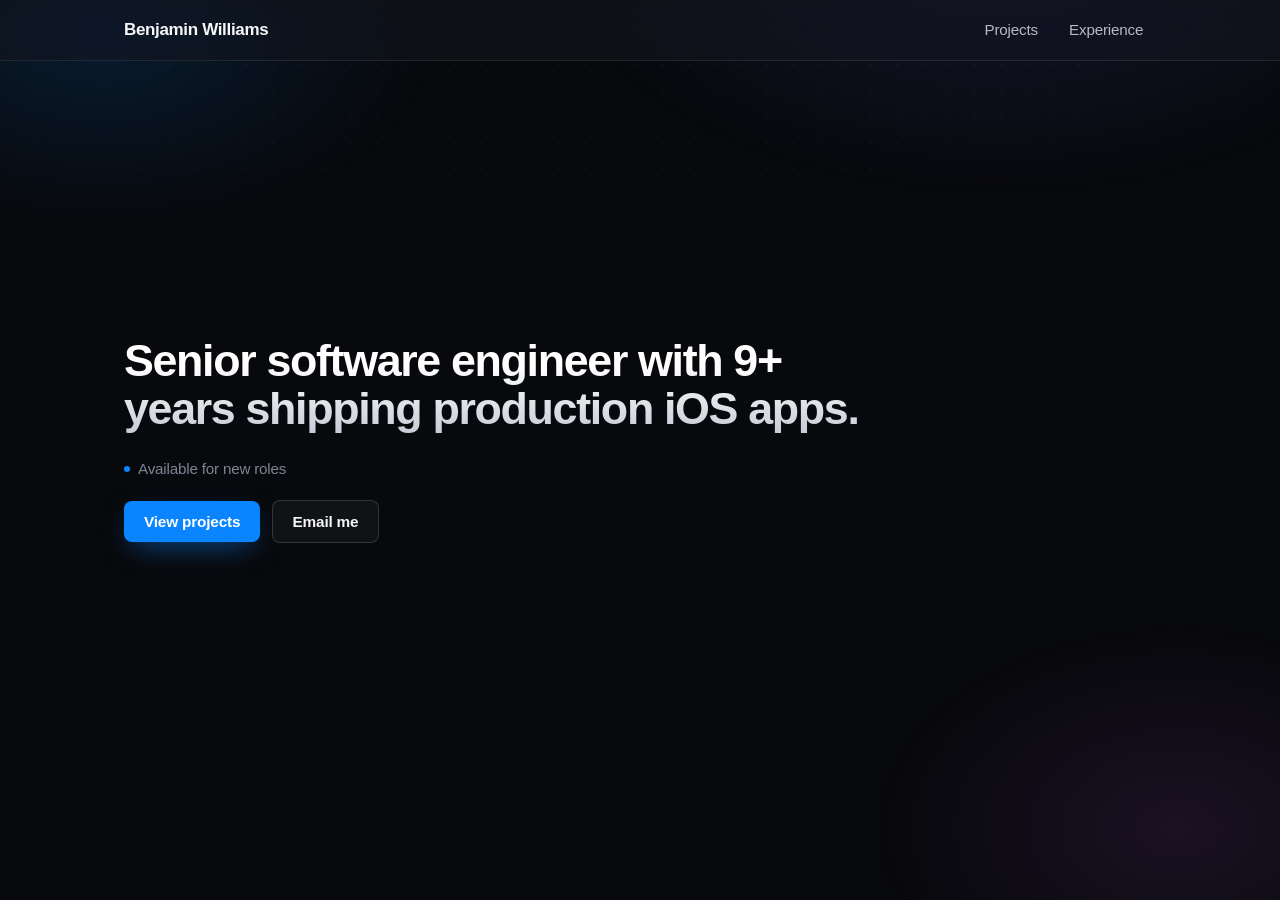
<file: index.html>
<!DOCTYPE html><html lang="en"><head><meta charset="utf-8"><meta name="viewport" content="width=device-width, initial-scale=1, viewport-fit=cover"><title>Benjamin Williams | Apps for iPhone, iPad, and Mac</title><meta name="description" content="Senior software engineer with 9+ years shipping production iOS apps. Now I'm building Splats, which turns photos into 3D scenes."><meta name="theme-color" content="#08090c"><meta property="og:title" content="Benjamin Williams | Apps for iPhone, iPad, and Mac"><meta property="og:description" content="Senior software engineer with 9+ years shipping production iOS apps. Now I'm building Splats, which turns photos into 3D scenes."><meta property="og:type" content="website"><meta property="og:image" content="https://benwilliams0540.github.io/images/splats/splats-hero-sr22.png"><meta name="twitter:card" content="summary_large_image"><link rel="stylesheet" href="/styles.css?v=20261105"><link rel="icon" href="/favicon.svg?v=20260710" type="image/svg+xml"></head><body class="landing-page"><header class="site-header"><div class="container nav"><a href="/" class="brand"><span class="nav-hide-sm">Benjamin Williams</span></a><nav class="nav-links" aria-label="Primary"><a href="/projects" class>Projects</a><a href="/about" class>Experience</a></nav></div></header><main><section class="section hero hero--landing"><div class="container"><div class="hero-layout"><div class="hero-heading"><h1 class="statement">Senior software engineer with 9+ years shipping production iOS apps.</h1></div><div class="hero-details reveal"><div class="hero-meta"><span class="hero-status">Available for new roles</span></div><div class="hero-actions"><a href="/projects" class="btn btn--primary">View projects</a><a href="mailto:benwilliams0540@gmail.com" class="btn">Email me</a></div></div></div></div></section></main><footer class="site-footer"><div class="container footer-inner"><div><div class="brand"><span>Benjamin Williams</span></div><p class="muted">Senior Software Engineer | Apple Platforms · Charlotte, NC</p></div><div class="footer-links"><a href="mailto:benwilliams0540@gmail.com">Email</a><a href="https://github.com/benwilliams0540" target="_blank" rel="noopener">GitHub</a></div></div></footer><script src="/site.js?v=20260710"></script></body></html>
</file>
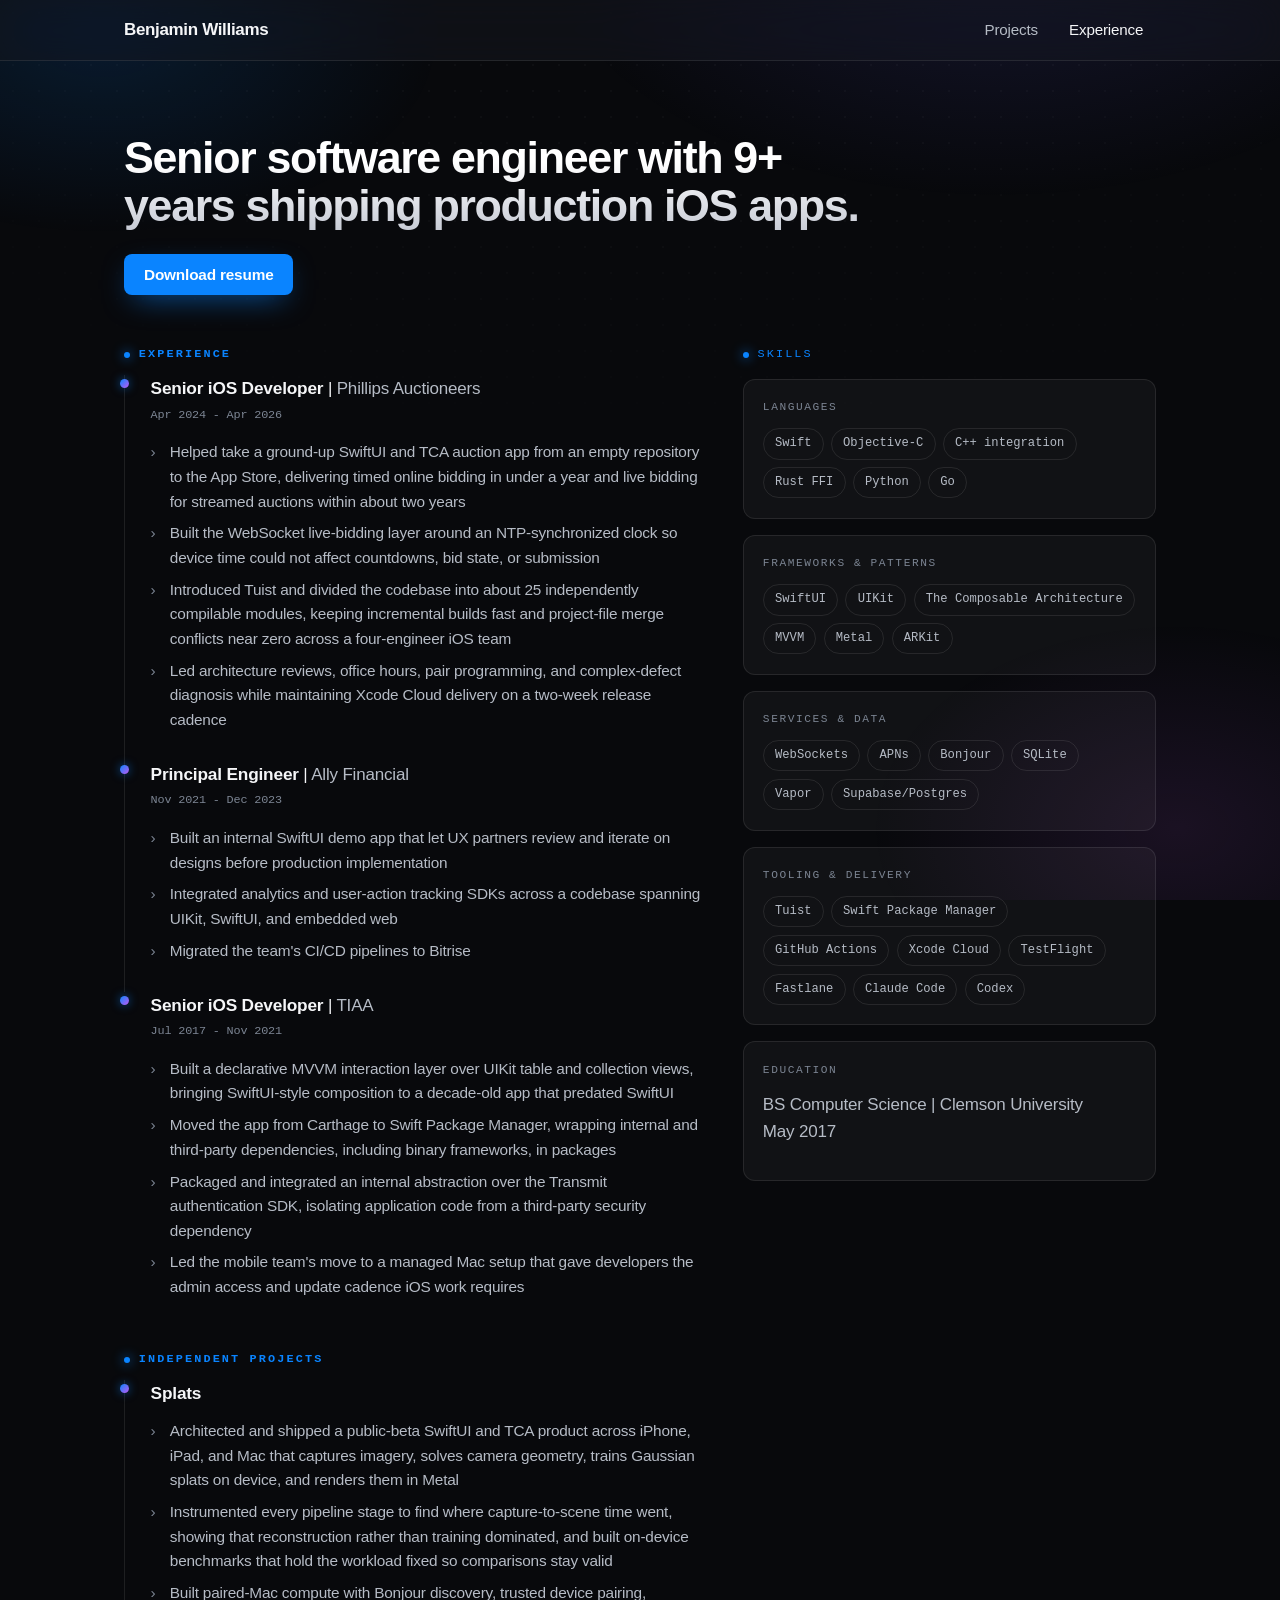
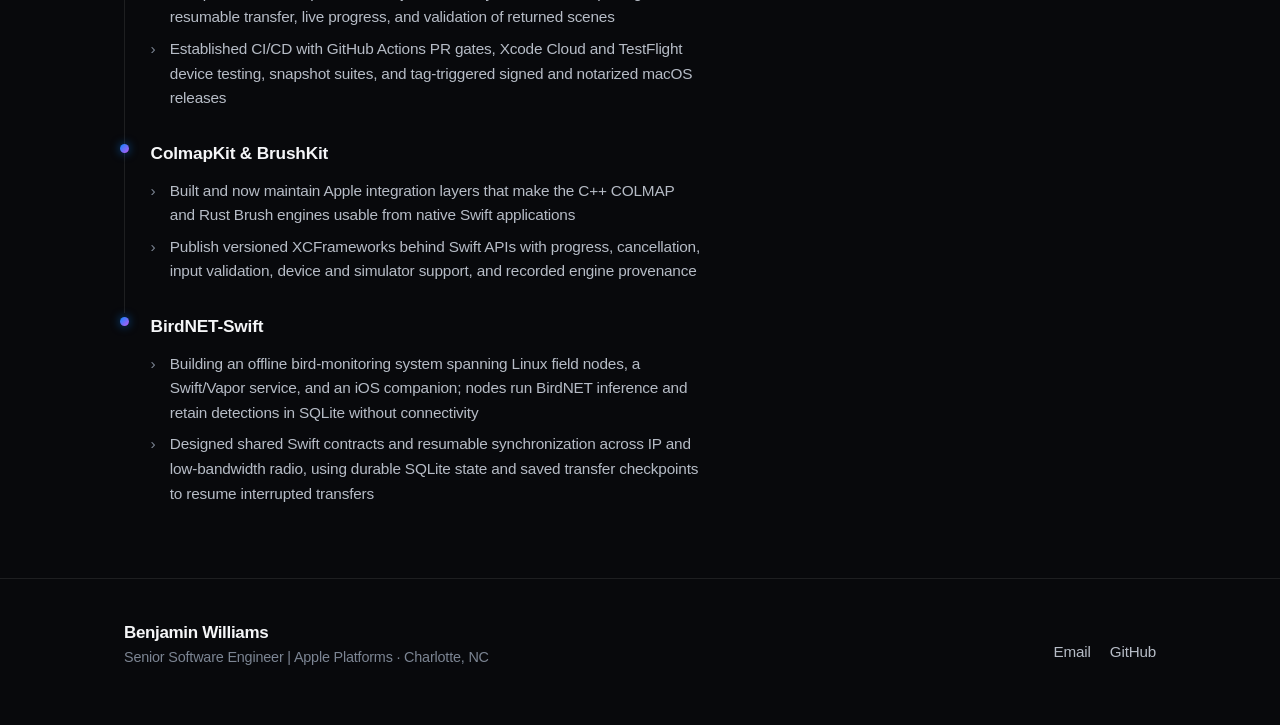
<file: about/index.html>
<!DOCTYPE html><html lang="en"><head><meta charset="utf-8"><meta name="viewport" content="width=device-width, initial-scale=1, viewport-fit=cover"><title>Experience | Benjamin Williams</title><meta name="description" content="Senior software engineer with 9+ years shipping production iOS apps."><meta name="theme-color" content="#08090c"><meta property="og:title" content="Experience | Benjamin Williams"><meta property="og:description" content="Senior software engineer with 9+ years shipping production iOS apps."><meta property="og:type" content="website"><meta property="og:image" content="https://benwilliams0540.github.io/images/splats/splats-hero-sr22.png"><meta name="twitter:card" content="summary_large_image"><link rel="stylesheet" href="/styles.css?v=20261105"><link rel="icon" href="/favicon.svg?v=20260710" type="image/svg+xml"></head><body><header class="site-header"><div class="container nav"><a href="/" class="brand"><span class="nav-hide-sm">Benjamin Williams</span></a><nav class="nav-links" aria-label="Primary"><a href="/projects" class>Projects</a><a href="/about" class="active">Experience</a></nav></div></header><main><section class="section"><div class="container"><h1 class="sr-only">Experience</h1><p class="statement">Senior software engineer with 9+ years shipping production iOS apps.</p><div class="reveal"><div class="about-actions"><a href="/downloads/Benjamin-Williams-Resume.pdf" class="btn btn--primary" download="Benjamin-Williams-Resume.pdf">Download resume</a></div></div><div class="about-grid"><div class="reveal"><section class="experience-group"><h2 class="eyebrow">Experience</h2><ul class="timeline"><li><div><span class="role">Senior iOS Developer</span> | <span class="org">Phillips Auctioneers</span></div><p class="period">Apr 2024 - Apr 2026</p><ul><li>Helped take a ground-up SwiftUI and TCA auction app from an empty repository to the App Store, delivering timed online bidding in under a year and live bidding for streamed auctions within about two years</li><li>Built the WebSocket live-bidding layer around an NTP-synchronized clock so device time could not affect countdowns, bid state, or submission</li><li>Introduced Tuist and divided the codebase into about 25 independently compilable modules, keeping incremental builds fast and project-file merge conflicts near zero across a four-engineer iOS team</li><li>Led architecture reviews, office hours, pair programming, and complex-defect diagnosis while maintaining Xcode Cloud delivery on a two-week release cadence</li></ul></li><li><div><span class="role">Principal Engineer</span> | <span class="org">Ally Financial</span></div><p class="period">Nov 2021 - Dec 2023</p><ul><li>Built an internal SwiftUI demo app that let UX partners review and iterate on designs before production implementation</li><li>Integrated analytics and user-action tracking SDKs across a codebase spanning UIKit, SwiftUI, and embedded web</li><li>Migrated the team's CI/CD pipelines to Bitrise</li></ul></li><li><div><span class="role">Senior iOS Developer</span> | <span class="org">TIAA</span></div><p class="period">Jul 2017 - Nov 2021</p><ul><li>Built a declarative MVVM interaction layer over UIKit table and collection views, bringing SwiftUI-style composition to a decade-old app that predated SwiftUI</li><li>Moved the app from Carthage to Swift Package Manager, wrapping internal and third-party dependencies, including binary frameworks, in packages</li><li>Packaged and integrated an internal abstraction over the Transmit authentication SDK, isolating application code from a third-party security dependency</li><li>Led the mobile team's move to a managed Mac setup that gave developers the admin access and update cadence iOS work requires</li></ul></li></ul></section><section class="experience-group"><h2 class="eyebrow">Independent projects</h2><ul class="timeline"><li><div><span class="role">Splats</span></div><ul><li>Architected and shipped a public-beta SwiftUI and TCA product across iPhone, iPad, and Mac that captures imagery, solves camera geometry, trains Gaussian splats on device, and renders them in Metal</li><li>Instrumented every pipeline stage to find where capture-to-scene time went, showing that reconstruction rather than training dominated, and built on-device benchmarks that hold the workload fixed so comparisons stay valid</li><li>Built paired-Mac compute with Bonjour discovery, trusted device pairing, resumable transfer, live progress, and validation of returned scenes</li><li>Established CI/CD with GitHub Actions PR gates, Xcode Cloud and TestFlight device testing, snapshot suites, and tag-triggered signed and notarized macOS releases</li></ul></li><li><div><span class="role">ColmapKit &amp; BrushKit</span></div><ul><li>Built and now maintain Apple integration layers that make the C++ COLMAP and Rust Brush engines usable from native Swift applications</li><li>Publish versioned XCFrameworks behind Swift APIs with progress, cancellation, input validation, device and simulator support, and recorded engine provenance</li></ul></li><li><div><span class="role">BirdNET-Swift</span></div><ul><li>Building an offline bird-monitoring system spanning Linux field nodes, a Swift/Vapor service, and an iOS companion; nodes run BirdNET inference and retain detections in SQLite without connectivity</li><li>Designed shared Swift contracts and resumable synchronization across IP and low-bandwidth radio, using durable SQLite state and saved transfer checkpoints to resume interrupted transfers</li></ul></li></ul></section></div><div class="reveal"><p class="eyebrow">Skills</p><div class="skill-card"><div class="k">Languages</div><div class="chips"><span class="chip">Swift</span><span class="chip">Objective-C</span><span class="chip">C++ integration</span><span class="chip">Rust FFI</span><span class="chip">Python</span><span class="chip">Go</span></div></div><div class="skill-card"><div class="k">Frameworks &amp; Patterns</div><div class="chips"><span class="chip">SwiftUI</span><span class="chip">UIKit</span><span class="chip">The Composable Architecture</span><span class="chip">MVVM</span><span class="chip">Metal</span><span class="chip">ARKit</span></div></div><div class="skill-card"><div class="k">Services &amp; Data</div><div class="chips"><span class="chip">WebSockets</span><span class="chip">APNs</span><span class="chip">Bonjour</span><span class="chip">SQLite</span><span class="chip">Vapor</span><span class="chip">Supabase/Postgres</span></div></div><div class="skill-card"><div class="k">Tooling &amp; Delivery</div><div class="chips"><span class="chip">Tuist</span><span class="chip">Swift Package Manager</span><span class="chip">GitHub Actions</span><span class="chip">Xcode Cloud</span><span class="chip">TestFlight</span><span class="chip">Fastlane</span><span class="chip">Claude Code</span><span class="chip">Codex</span></div></div><div class="skill-card"><div class="k">Education</div><p style="margin:0;">BS Computer Science | Clemson University</p><p class="period">May 2017</p></div></div></div></div></section></main><footer class="site-footer"><div class="container footer-inner"><div><div class="brand"><span>Benjamin Williams</span></div><p class="muted">Senior Software Engineer | Apple Platforms · Charlotte, NC</p></div><div class="footer-links"><a href="mailto:benwilliams0540@gmail.com">Email</a><a href="https://github.com/benwilliams0540" target="_blank" rel="noopener">GitHub</a></div></div></footer><script src="/site.js?v=20260710"></script></body></html>
</file>
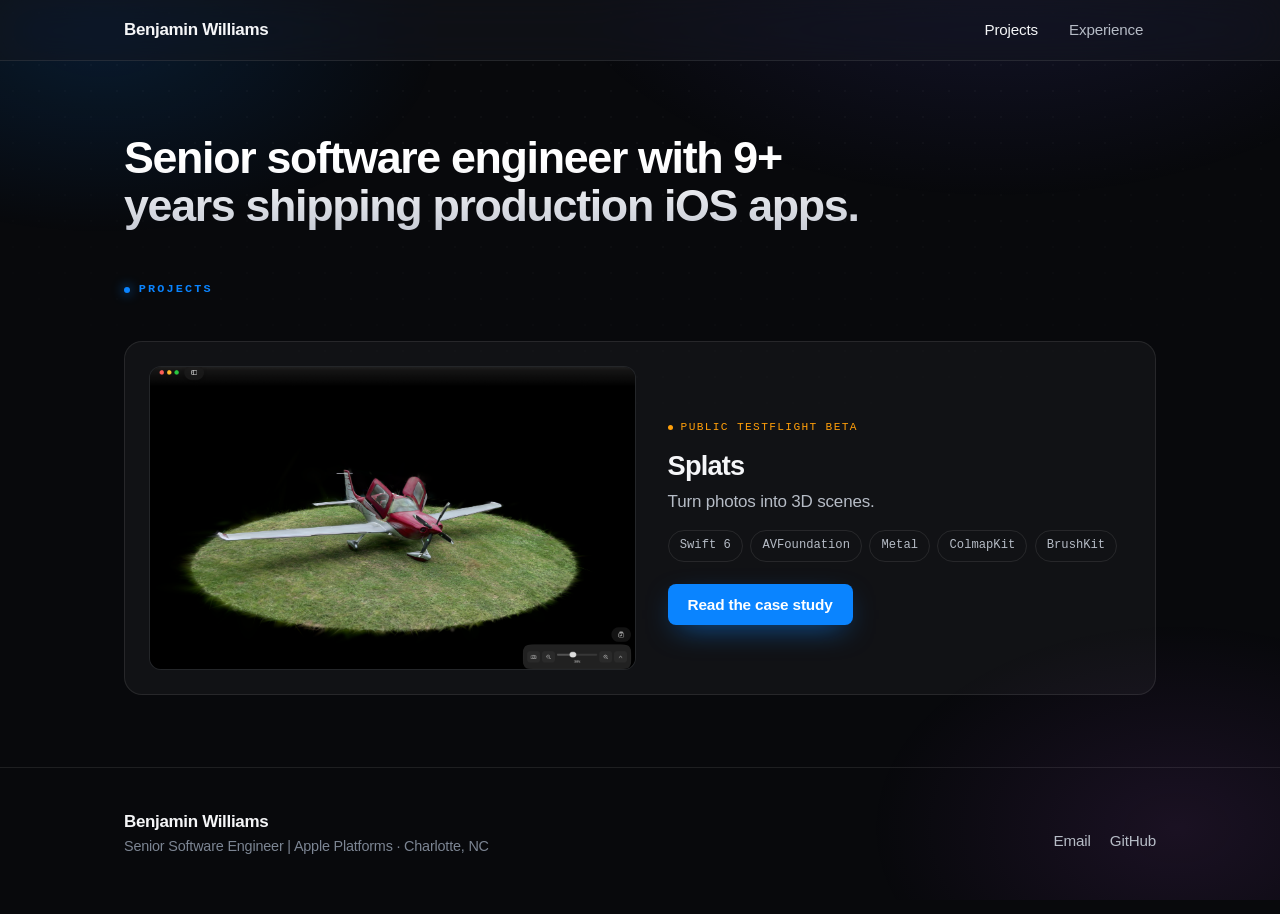
<file: projects/index.html>
<!DOCTYPE html><html lang="en"><head><meta charset="utf-8"><meta name="viewport" content="width=device-width, initial-scale=1, viewport-fit=cover"><title>Projects — Benjamin Williams</title><meta name="description" content="Selected projects by Benjamin Williams, including Splats for Gaussian-splat capture and processing."><meta name="theme-color" content="#08090c"><meta property="og:title" content="Projects — Benjamin Williams"><meta property="og:description" content="Selected projects by Benjamin Williams, including Splats for Gaussian-splat capture and processing."><meta property="og:type" content="website"><meta property="og:image" content="https://benwilliams0540.github.io/images/splats/splats-hero-sr22.png"><meta name="twitter:card" content="summary_large_image"><link rel="stylesheet" href="/styles.css?v=20261105"><link rel="icon" href="/favicon.svg?v=20260710" type="image/svg+xml"></head><body><header class="site-header"><div class="container nav"><a href="/" class="brand"><span class="nav-hide-sm">Benjamin Williams</span></a><nav class="nav-links" aria-label="Primary"><a href="/projects" class="active">Projects</a><a href="/about" class>Experience</a></nav></div></header><main><section class="section"><div class="container"><h1 class="sr-only">Projects</h1><p class="statement">Senior software engineer with 9+ years shipping production iOS apps.</p><div class="projects-heading reveal"><h2 class="eyebrow">Projects</h2></div><div class="projects-list"><div class="card card--feature reveal"><div class="feature-layout"><div class="feature-media"><img src="/images/splats/splats-hero-sr22.png" alt="Splats rendering a Gaussian-splat scene in the Mac app." class></div><div><span class="badge-feature">Public TestFlight beta</span><h3 style="font-size:1.7rem;margin-top:.8rem;">Splats</h3><p class="tagline">Turn photos into 3D scenes.</p><div class="chips"><span class="chip chip--accent">Swift 6</span><span class="chip">AVFoundation</span><span class="chip">Metal</span><span class="chip">ColmapKit</span><span class="chip">BrushKit</span></div><div class="feature-actions"><a href="/projects/splats" class="btn btn--primary">Read the case study</a></div></div></div></div></div></div></section></main><footer class="site-footer"><div class="container footer-inner"><div><div class="brand"><span>Benjamin Williams</span></div><p class="muted">Senior Software Engineer | Apple Platforms · Charlotte, NC</p></div><div class="footer-links"><a href="mailto:benwilliams0540@gmail.com">Email</a><a href="https://github.com/benwilliams0540" target="_blank" rel="noopener">GitHub</a></div></div></footer><script src="/site.js?v=20260710"></script></body></html>
</file>
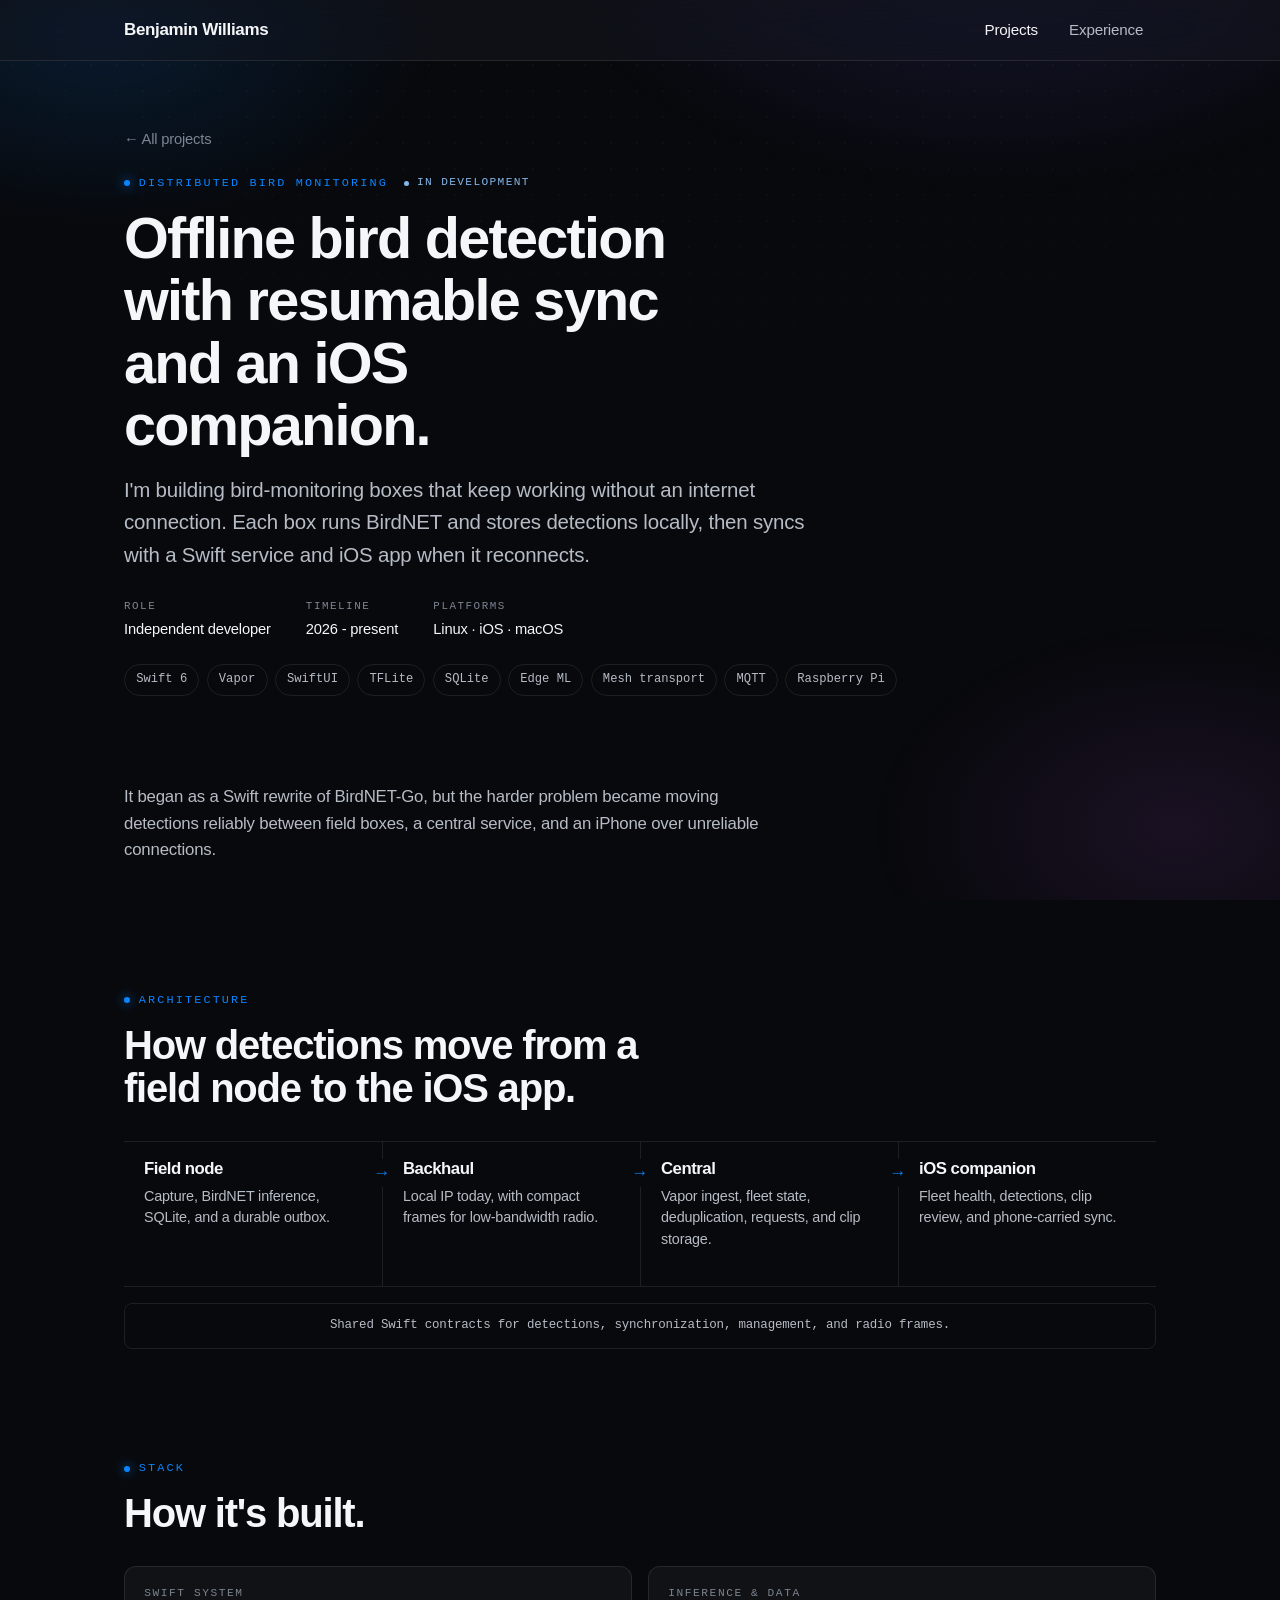
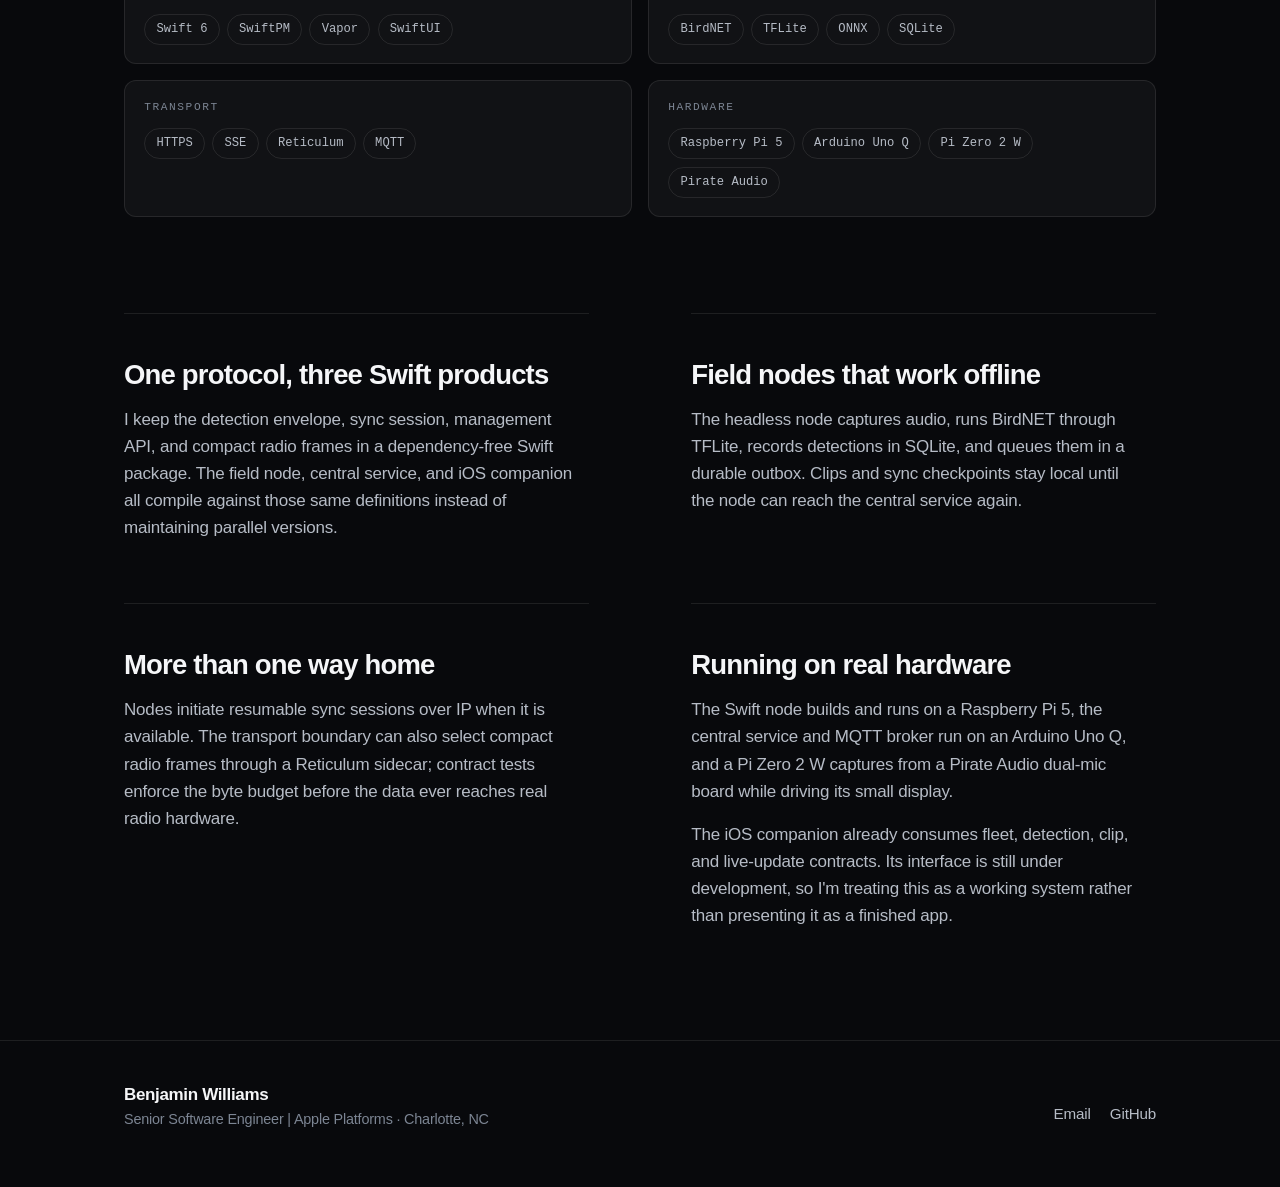
<file: projects/bird-monitoring/index.html>
<!DOCTYPE html><html lang="en"><head><meta charset="utf-8"><meta name="viewport" content="width=device-width, initial-scale=1, viewport-fit=cover"><title>Distributed Bird Monitoring — Benjamin Williams</title><meta name="description" content="I'm building bird-monitoring boxes that keep working without an internet connection. Each box runs BirdNET and stores detections locally, then syncs with a Swift service and iOS app when it reconnects."><meta name="theme-color" content="#08090c"><meta property="og:title" content="Distributed Bird Monitoring — Benjamin Williams"><meta property="og:description" content="I'm building bird-monitoring boxes that keep working without an internet connection. Each box runs BirdNET and stores detections locally, then syncs with a Swift service and iOS app when it reconnects."><meta property="og:type" content="website"><meta property="og:image" content="https://benwilliams0540.github.io/images/bird-monitoring/spectrogram.png"><meta name="twitter:card" content="summary_large_image"><link rel="stylesheet" href="/styles.css?v=20261105"><link rel="icon" href="/favicon.svg?v=20260710" type="image/svg+xml"></head><body><header class="site-header"><div class="container nav"><a href="/" class="brand"><span class="nav-hide-sm">Benjamin Williams</span></a><nav class="nav-links" aria-label="Primary"><a href="/projects" class="active">Projects</a><a href="/about" class>Experience</a></nav></div></header><main><section class="section case-hero"><div class="container"><div><a href="/projects" class="back-link">&larr;&nbsp;All projects</a></div><div class="case-kicker"><p class="eyebrow">Distributed Bird Monitoring</p><span class="badge-feature badge-feature--development">In development</span></div><h1>Offline bird detection with resumable sync and an iOS companion.</h1><p class="lede">I'm building bird-monitoring boxes that keep working without an internet connection. Each box runs BirdNET and stores detections locally, then syncs with a Swift service and iOS app when it reconnects.</p><div class="case-facts"><div class="case-fact"><span class="k">Role</span><span class="v">Independent developer</span></div><div class="case-fact"><span class="k">Timeline</span><span class="v">2026 - present</span></div><div class="case-fact"><span class="k">Platforms</span><span class="v">Linux · iOS · macOS</span></div></div><div style="margin-top:1.4rem;"><div class="chips"><span class="chip">Swift 6</span><span class="chip">Vapor</span><span class="chip">SwiftUI</span><span class="chip">TFLite</span><span class="chip">SQLite</span><span class="chip">Edge ML</span><span class="chip">Mesh transport</span><span class="chip">MQTT</span><span class="chip">Raspberry Pi</span></div></div></div></section><section class="section section--tight"><div class="container"><div class="prose reveal"><p>It began as a Swift rewrite of BirdNET-Go, but the harder problem became moving detections reliably between field boxes, a central service, and an iPhone over unreliable connections.</p></div></div></section><section class="section section--tight"><div class="container"><div class="section-head reveal"><p class="eyebrow">Architecture</p><h2>How detections move from a field node to the iOS app.</h2></div><div class="system-flow reveal"><div class="system-flow-nodes"><div class="system-flow-node"><h3>Field node</h3><p>Capture, BirdNET inference, SQLite, and a durable outbox.</p></div><div class="system-flow-node"><h3>Backhaul</h3><p>Local IP today, with compact frames for low-bandwidth radio.</p></div><div class="system-flow-node"><h3>Central</h3><p>Vapor ingest, fleet state, deduplication, requests, and clip storage.</p></div><div class="system-flow-node"><h3>iOS companion</h3><p>Fleet health, detections, clip review, and phone-carried sync.</p></div></div><p class="system-flow-foundation">Shared Swift contracts for detections, synchronization, management, and radio frames.</p></div></div></section><section class="section section--tight"><div class="container"><div class="section-head reveal"><p class="eyebrow">Stack</p><h2>How it's built.</h2></div><div class="stack stack--four"><div class="stack-group"><div class="k">Swift system</div><div class="chips"><span class="chip">Swift 6</span><span class="chip">SwiftPM</span><span class="chip">Vapor</span><span class="chip">SwiftUI</span></div></div><div class="stack-group"><div class="k">Inference &amp; data</div><div class="chips"><span class="chip">BirdNET</span><span class="chip">TFLite</span><span class="chip">ONNX</span><span class="chip">SQLite</span></div></div><div class="stack-group"><div class="k">Transport</div><div class="chips"><span class="chip">HTTPS</span><span class="chip">SSE</span><span class="chip">Reticulum</span><span class="chip">MQTT</span></div></div><div class="stack-group"><div class="k">Hardware</div><div class="chips"><span class="chip">Raspberry Pi 5</span><span class="chip">Arduino Uno Q</span><span class="chip">Pi Zero 2 W</span><span class="chip">Pirate Audio</span></div></div></div></div></section><section class="section section--tight"><div class="container"><div class="case-sections"><div class="case-section reveal"><h2>One protocol, three Swift products</h2><p>I keep the detection envelope, sync session, management API, and compact radio frames in a dependency-free Swift package. The field node, central service, and iOS companion all compile against those same definitions instead of maintaining parallel versions.</p></div><div class="case-section reveal"><h2>Field nodes that work offline</h2><p>The headless node captures audio, runs BirdNET through TFLite, records detections in SQLite, and queues them in a durable outbox. Clips and sync checkpoints stay local until the node can reach the central service again.</p></div><div class="case-section reveal"><h2>More than one way home</h2><p>Nodes initiate resumable sync sessions over IP when it is available. The transport boundary can also select compact radio frames through a Reticulum sidecar; contract tests enforce the byte budget before the data ever reaches real radio hardware.</p></div><div class="case-section reveal"><h2>Running on real hardware</h2><p>The Swift node builds and runs on a Raspberry Pi 5, the central service and MQTT broker run on an Arduino Uno Q, and a Pi Zero 2 W captures from a Pirate Audio dual-mic board while driving its small display.</p><p>The iOS companion already consumes fleet, detection, clip, and live-update contracts. Its interface is still under development, so I'm treating this as a working system rather than presenting it as a finished app.</p></div></div></div></section></main><footer class="site-footer"><div class="container footer-inner"><div><div class="brand"><span>Benjamin Williams</span></div><p class="muted">Senior Software Engineer | Apple Platforms · Charlotte, NC</p></div><div class="footer-links"><a href="mailto:benwilliams0540@gmail.com">Email</a><a href="https://github.com/benwilliams0540" target="_blank" rel="noopener">GitHub</a></div></div></footer><script src="/site.js?v=20260710"></script></body></html>
</file>
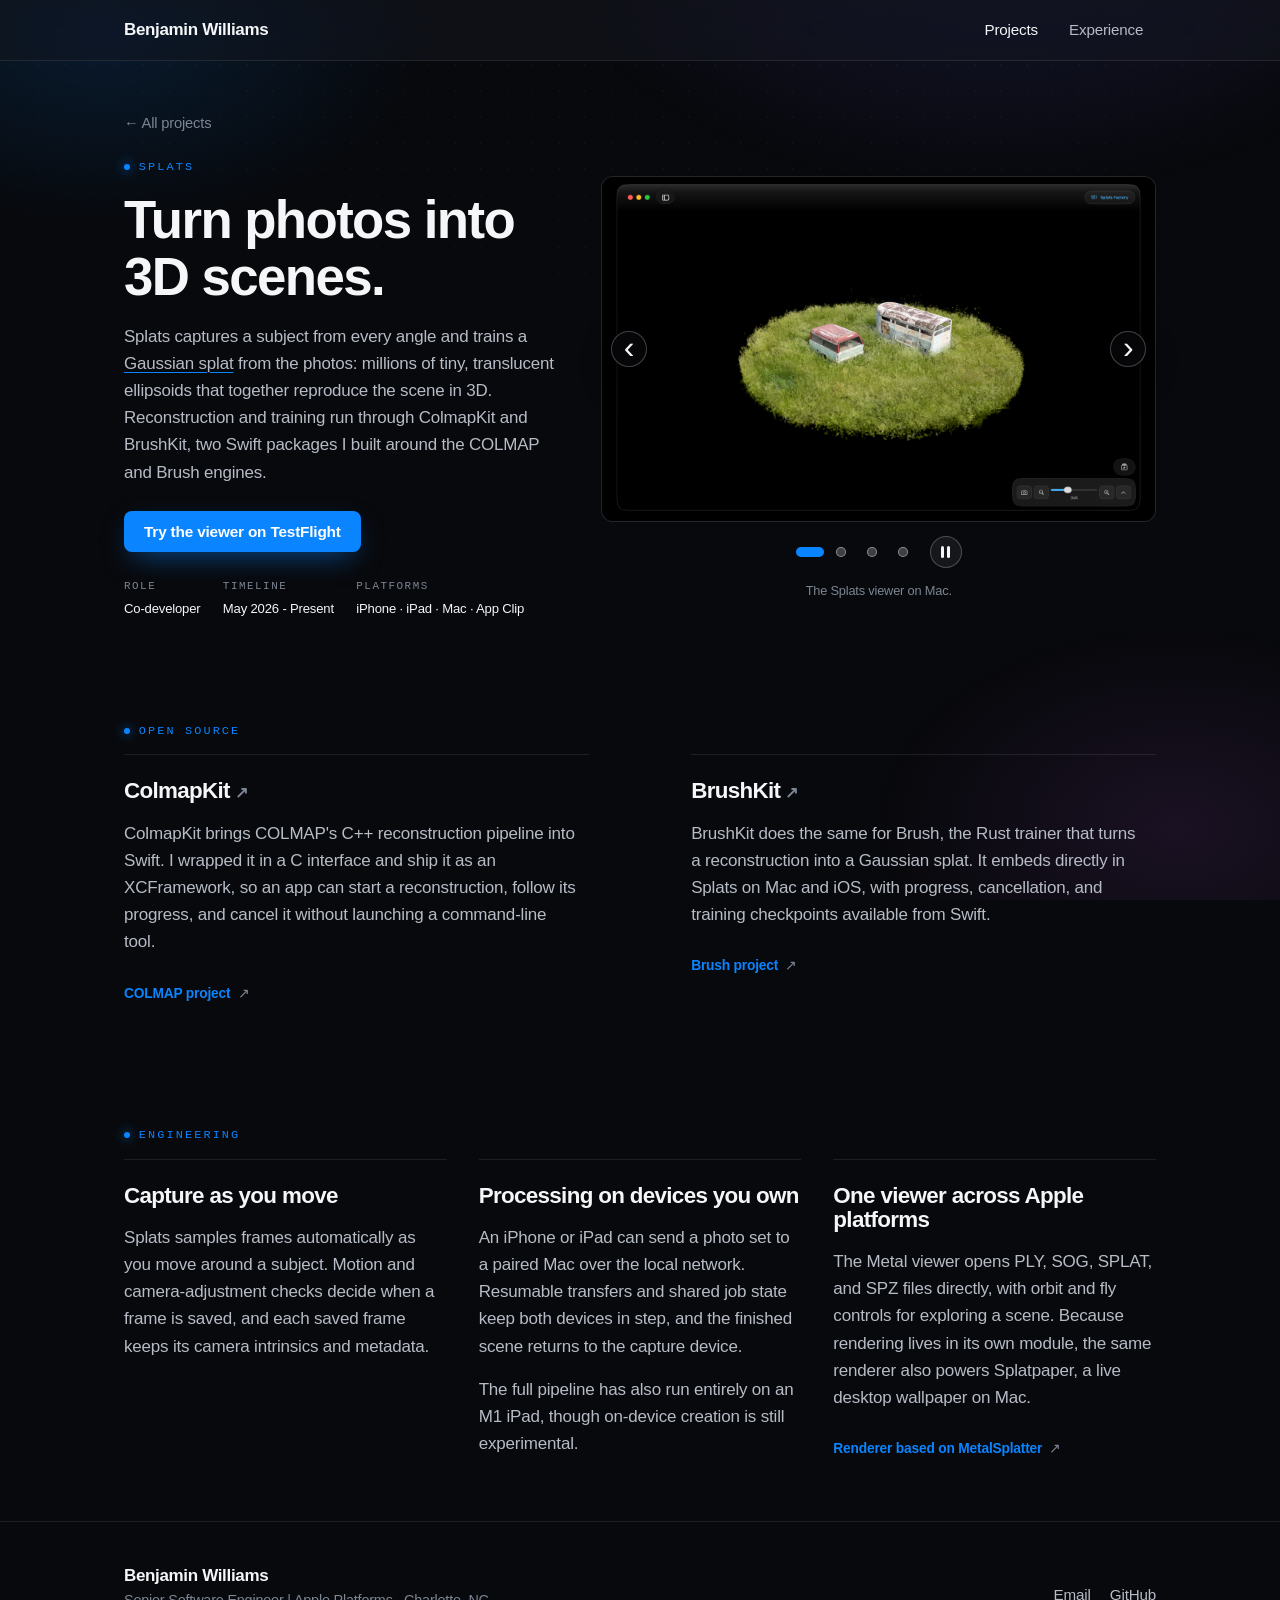
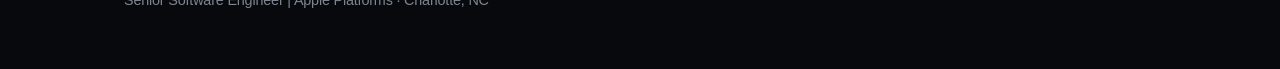
<file: projects/splats/index.html>
<!DOCTYPE html><html lang="en"><head><meta charset="utf-8"><meta name="viewport" content="width=device-width, initial-scale=1, viewport-fit=cover"><title>Splats — Benjamin Williams</title><meta name="description" content="Splats captures a subject from every angle and trains a Gaussian splat from the photos: millions of tiny, translucent ellipsoids that together reproduce the scene in 3D. Reconstruction and training run through ColmapKit and BrushKit, two Swift packages I built around the COLMAP and Brush engines."><meta name="theme-color" content="#08090c"><meta property="og:title" content="Splats — Benjamin Williams"><meta property="og:description" content="Splats captures a subject from every angle and trains a Gaussian splat from the photos: millions of tiny, translucent ellipsoids that together reproduce the scene in 3D. Reconstruction and training run through ColmapKit and BrushKit, two Swift packages I built around the COLMAP and Brush engines."><meta property="og:type" content="website"><meta property="og:image" content="https://benwilliams0540.github.io/images/splats/splats-hero-sr22.png"><meta name="twitter:card" content="summary_large_image"><link rel="stylesheet" href="/styles.css?v=20261105"><link rel="icon" href="/favicon.svg?v=20260710" type="image/svg+xml"></head><body><header class="site-header"><div class="container nav"><a href="/" class="brand"><span class="nav-hide-sm">Benjamin Williams</span></a><nav class="nav-links" aria-label="Primary"><a href="/projects" class="active">Projects</a><a href="/about" class>Experience</a></nav></div></header><main><section class="section case-hero case-hero--visual"><div class="container"><a href="/projects" class="back-link">&larr;&nbsp;All projects</a><div class="case-hero-layout"><div class="case-hero-copy"><div class="case-kicker"><p class="eyebrow">Splats</p></div><h1>Turn photos into 3D scenes.</h1><p class="lede">Splats captures a subject from every angle and trains a <a href="https://radiancefields.com/what-is-gaussian-splatting" class="term-link" target="_blank" rel="noopener">Gaussian splat</a> from the photos: millions of tiny, translucent ellipsoids that together reproduce the scene in 3D. Reconstruction and training run through ColmapKit and BrushKit, two Swift packages I built around the COLMAP and Brush engines.</p><div class="case-actions"><a href="https://testflight.apple.com/join/BzXa8WmA" class="btn btn--primary" target="_blank" rel="noopener">Try the viewer on TestFlight</a></div><div class="case-facts"><div class="case-fact"><span class="k">Role</span><span class="v">Co-developer</span></div><div class="case-fact"><span class="k">Timeline</span><span class="v">May 2026 - Present</span></div><div class="case-fact"><span class="k">Platforms</span><span class="v">iPhone · iPad · Mac · App Clip</span></div></div></div><figure class="case-hero-media"><div class="gallery-carousel reveal" data-carousel aria-label="Splats screenshots"><div class="gallery-carousel-frame"><div class="gallery-carousel-track" data-carousel-track tabindex="0"><figure class="gallery-slide" data-carousel-slide="0"><img src="/images/splats/splats-window-clean-gallery.png?v=20260711" alt="Main viewer with a local scene loaded." loading="eager"></figure><figure class="gallery-slide" data-carousel-slide="1"><img src="/images/splats/splats-window-recents-gallery.png?v=20260711" alt="Recents and local file browser." loading="lazy"></figure><figure class="gallery-slide" data-carousel-slide="2"><img src="/images/splats/splats-window-help-gallery.png?v=20260711" alt="Gesture and keyboard reference." loading="lazy"></figure><figure class="gallery-slide" data-carousel-slide="3"><img src="/images/splats/splats-window-controls-gallery.png?v=20260711" alt="Camera and renderer controls." loading="lazy"></figure></div></div><button class="carousel-control carousel-control-previous" type="button" data-carousel-prev aria-label="Previous screenshot" title="Previous screenshot"><span class="carousel-control-symbol">&lsaquo;</span></button><button class="carousel-control carousel-control-next" type="button" data-carousel-next aria-label="Next screenshot" title="Next screenshot"><span class="carousel-control-symbol">&rsaquo;</span></button><div class="carousel-pagination"><div class="carousel-dots" aria-label="Choose screenshot"><button class="carousel-dot is-active" type="button" data-carousel-dot data-slide-index="0" aria-label="Show screenshot 1 of 4" aria-current="true"><span class="sr-only">Show screenshot 1</span></button><button class="carousel-dot" type="button" data-carousel-dot data-slide-index="1" aria-label="Show screenshot 2 of 4" aria-current="false"><span class="sr-only">Show screenshot 2</span></button><button class="carousel-dot" type="button" data-carousel-dot data-slide-index="2" aria-label="Show screenshot 3 of 4" aria-current="false"><span class="sr-only">Show screenshot 3</span></button><button class="carousel-dot" type="button" data-carousel-dot data-slide-index="3" aria-label="Show screenshot 4 of 4" aria-current="false"><span class="sr-only">Show screenshot 4</span></button></div><button class="carousel-toggle" type="button" data-carousel-toggle aria-label="Pause slideshow" aria-pressed="false" title="Pause slideshow"><span class="sr-only" data-carousel-toggle-label>Pause slideshow</span></button></div></div><figcaption>The Splats viewer on Mac.</figcaption></figure></div></div></section><section class="section section--tight case-contributions"><div class="container"><div class="section-head reveal"><p class="eyebrow">Open source</p></div><div class="case-sections"><div class="case-section reveal"><h3><a href="https://github.com/benwilliams0540/ColmapKit" class="case-title-link" target="_blank" rel="noopener">ColmapKit<span class="external-arrow">&nearr;</span></a></h3><p>ColmapKit brings COLMAP's C++ reconstruction pipeline into Swift. I wrapped it in a C interface and ship it as an XCFramework, so an app can start a reconstruction, follow its progress, and cancel it without launching a command-line tool.</p><div class="case-section-links"><a href="https://github.com/colmap/colmap" class="text-link" target="_blank" rel="noopener">COLMAP project<span class="external-arrow">&nearr;</span></a></div></div><div class="case-section reveal"><h3><a href="https://github.com/benwilliams0540/BrushKit" class="case-title-link" target="_blank" rel="noopener">BrushKit<span class="external-arrow">&nearr;</span></a></h3><p>BrushKit does the same for Brush, the Rust trainer that turns a reconstruction into a Gaussian splat. It embeds directly in Splats on Mac and iOS, with progress, cancellation, and training checkpoints available from Swift.</p><div class="case-section-links"><a href="https://github.com/ArthurBrussee/brush" class="text-link" target="_blank" rel="noopener">Brush project<span class="external-arrow">&nearr;</span></a></div></div></div></div></section><section class="section section--tight case-engineering"><div class="container"><div class="section-head reveal"><p class="eyebrow">Engineering</p></div><div class="case-sections"><div class="case-section reveal"><h3>Capture as you move</h3><p>Splats samples frames automatically as you move around a subject. Motion and camera-adjustment checks decide when a frame is saved, and each saved frame keeps its camera intrinsics and metadata.</p></div><div class="case-section reveal"><h3>Processing on devices you own</h3><p>An iPhone or iPad can send a photo set to a paired Mac over the local network. Resumable transfers and shared job state keep both devices in step, and the finished scene returns to the capture device.</p><p>The full pipeline has also run entirely on an M1 iPad, though on-device creation is still experimental.</p></div><div class="case-section reveal"><h3>One viewer across Apple platforms</h3><p>The Metal viewer opens PLY, SOG, SPLAT, and SPZ files directly, with orbit and fly controls for exploring a scene. Because rendering lives in its own module, the same renderer also powers Splatpaper, a live desktop wallpaper on Mac.</p><div class="case-section-links"><a href="https://github.com/scier/MetalSplatter" class="text-link" target="_blank" rel="noopener">Renderer based on MetalSplatter<span class="external-arrow">&nearr;</span></a></div></div></div></div></section></main><footer class="site-footer"><div class="container footer-inner"><div><div class="brand"><span>Benjamin Williams</span></div><p class="muted">Senior Software Engineer | Apple Platforms · Charlotte, NC</p></div><div class="footer-links"><a href="mailto:benwilliams0540@gmail.com">Email</a><a href="https://github.com/benwilliams0540" target="_blank" rel="noopener">GitHub</a></div></div></footer><script src="/site.js?v=20260710"></script></body></html>
</file>
<file: styles.css>
/* =========================================================================
   Benjamin Williams — portfolio
   Dark, Apple-HIG-leaning design system. Hand-authored stylesheet (the one
   place we depart from pointfreeco's CSS-in-Swift, for maintainability).
   ========================================================================= */

:root {
  /* Palette — dark first */
  --bg:            #08090c;
  --bg-elev:       #0e1014;
  --surface:       rgba(255, 255, 255, 0.04);
  --surface-2:     rgba(255, 255, 255, 0.06);
  --hairline:      rgba(255, 255, 255, 0.09);
  --hairline-2:    rgba(255, 255, 255, 0.14);

  --text:          #f5f6f8;
  --text-2:        #b6bcc6;
  --text-3:        #7c8593;

  --accent:        #0a84ff;   /* Apple system blue (dark) */
  --accent-2:      #5e5ce6;   /* Apple indigo */
  --accent-3:      #bf5af2;   /* Apple purple */
  --warm:          #ff9f0a;   /* warm splat highlight */

  --glass:         rgba(20, 22, 28, 0.62);

  /* Type */
  --font-sans: -apple-system, BlinkMacSystemFont, "SF Pro Text", "SF Pro Display",
               "Helvetica Neue", Helvetica, Arial, sans-serif;
  --font-mono: "SF Mono", ui-monospace, SFMono-Regular, "JetBrains Mono", Menlo,
               Consolas, monospace;

  /* Shape & motion */
  --radius:   18px;
  --radius-s: 12px;
  --radius-xs: 9px;
  --shadow:   0 24px 60px -24px rgba(0, 0, 0, 0.7);
  --ease:     cubic-bezier(0.22, 0.61, 0.36, 1);

  --maxw: 1080px;
}

/* ---- Reset ---- */
*, *::before, *::after { box-sizing: border-box; }
html { -webkit-text-size-adjust: 100%; scroll-behavior: smooth; }
@media (prefers-reduced-motion: reduce) { html { scroll-behavior: auto; } }

body {
  margin: 0;
  background: var(--bg);
  color: var(--text);
  font-family: var(--font-sans);
  font-size: 17px;
  line-height: 1.6;
  letter-spacing: -0.011em;
  -webkit-font-smoothing: antialiased;
  text-rendering: optimizeLegibility;
  overflow-x: hidden;
}

body.landing-page {
  min-height: 100svh;
  display: flex;
  flex-direction: column;
}
.landing-page main { display: flex; flex: 1; }
.landing-page .site-footer { display: none; }

/* Ambient point-cloud glow behind everything */
body::before {
  content: "";
  position: fixed;
  inset: 0;
  z-index: -2;
  background:
    radial-gradient(60vw 50vh at 78% -8%, rgba(94, 92, 230, 0.16), transparent 60%),
    radial-gradient(48vw 40vh at 8% 4%, rgba(10, 132, 255, 0.14), transparent 55%),
    radial-gradient(40vw 38vh at 92% 92%, rgba(191, 90, 242, 0.10), transparent 60%);
  pointer-events: none;
}
body::after {
  content: "";
  position: fixed;
  inset: 0;
  z-index: -1;
  background-image: radial-gradient(rgba(255, 255, 255, 0.05) 1px, transparent 1.4px);
  background-size: 26px 26px;
  mask-image: radial-gradient(120vw 90vh at 50% -10%, #000 30%, transparent 75%);
  opacity: 0.6;
  pointer-events: none;
}

a { color: inherit; text-decoration: none; }

h1, h2, h3, h4 {
  font-family: var(--font-sans);
  line-height: 1.08;
  letter-spacing: -0.03em;
  margin: 0;
  font-weight: 650;
}

p { margin: 0 0 1rem; color: var(--text-2); }

::selection { background: rgba(10, 132, 255, 0.32); color: #fff; }

/* ---- Layout primitives ---- */
.container { width: 100%; max-width: var(--maxw); margin-inline: auto; padding-inline: 24px; }

.section { padding-block: clamp(40px, 6vw, 72px); }
.section--tight { padding-block: clamp(28px, 4vw, 48px); }

.eyebrow {
  font-family: var(--font-mono);
  font-size: 0.74rem;
  text-transform: uppercase;
  letter-spacing: 0.18em;
  color: var(--accent);
  margin: 0 0 0.9rem;
  display: inline-flex;
  align-items: center;
  gap: 0.55rem;
}
.eyebrow::before {
  content: ""; width: 6px; height: 6px; border-radius: 50%;
  background: var(--accent); box-shadow: 0 0 12px var(--accent);
}

.lede { font-size: clamp(1.05rem, 1.6vw, 1.28rem); color: var(--text-2); max-width: 62ch; }

/* ---- Header / nav (glass) ---- */
.site-header {
  position: sticky; top: 0; z-index: 50;
  backdrop-filter: blur(22px) saturate(180%);
  -webkit-backdrop-filter: blur(22px) saturate(180%);
  background: var(--glass);
  border-bottom: 1px solid var(--hairline);
}
.nav { display: flex; align-items: center; justify-content: space-between; height: 60px; }
.brand { display: flex; align-items: center; gap: 0.6rem; font-weight: 600; letter-spacing: -0.02em; }
.nav-links { display: flex; align-items: center; gap: 0.35rem; }
.nav-links a {
  color: var(--text-2); font-size: 0.95rem; padding: 0.45rem 0.8rem;
  border-radius: 999px; transition: color 0.2s var(--ease), background 0.2s var(--ease);
}
.nav-links a:hover { color: var(--text); background: var(--surface); }
.nav-links a.active { color: var(--text); }

/* ---- Buttons ---- */
.btn {
  display: inline-flex; align-items: center; gap: 0.5rem;
  font-size: 0.96rem; font-weight: 550; line-height: 1;
  padding: 0.8rem 1.25rem; border-radius: 8px;
  border: 1px solid var(--hairline-2); color: var(--text);
  background: var(--surface);
  transition: transform 0.18s var(--ease), background 0.2s var(--ease), border-color 0.2s var(--ease);
  cursor: pointer;
}
.btn:hover { transform: translateY(-1px); background: var(--surface-2); border-color: var(--hairline-2); }
.btn:active { transform: translateY(0); }
.btn--primary {
  border: none; color: #fff;
  background: var(--accent);
  box-shadow: 0 10px 30px -10px rgba(10, 132, 255, 0.7);
}
.btn--primary:hover { background: #2b95ff; }
.text-link {
  display: inline-flex;
  align-items: center;
  gap: 0.45rem;
  min-height: 44px;
  color: var(--text-2);
  font-size: 0.95rem;
  font-weight: 550;
  transition: color 0.2s var(--ease);
}
.text-link:hover { color: var(--text); }
.text-link .external-arrow { color: var(--text-3); transition: transform 0.18s var(--ease), color 0.2s var(--ease); }
.text-link:hover .external-arrow { color: var(--accent); transform: translate(2px, -2px); }

/* ---- Chips / tags ---- */
.chips { display: flex; flex-wrap: wrap; gap: 0.45rem; }
.chip {
  font-family: var(--font-mono); font-size: 0.76rem; letter-spacing: 0;
  color: var(--text-2); padding: 0.32rem 0.7rem; border-radius: 999px;
  background: transparent; border: 1px solid var(--hairline);
}
.chip--accent { color: var(--text-2); }

/* ---- Hero ---- */
.hero { padding-block: clamp(24px, 3vw, 40px) clamp(28px, 4vw, 48px); }
.hero--landing { flex: 1; width: 100%; }
.hero-details {
  display: flex;
  flex-direction: column;
  gap: 1.2rem;
  align-items: flex-start;
  margin-top: 1.5rem;
}
.hero h1 {
  font-size: clamp(2rem, 3.5vw, 2.9rem);
  font-weight: 680;
  max-width: none;
  background: linear-gradient(180deg, #ffffff 30%, #c8ccd6 100%);
  -webkit-background-clip: text; background-clip: text;
  -webkit-text-fill-color: transparent;
}
.hero .lede { margin: 0; }
.hero .hero-meta { display: flex; flex-wrap: wrap; gap: 0.5rem 1.4rem; color: var(--text-3); font-size: 0.95rem; }
.hero .hero-meta span { display: inline-flex; align-items: center; gap: 0.5rem; }
.hero-status::before { content: ""; width: 6px; height: 6px; border-radius: 50%; background: var(--accent); }
.hero-actions { display: flex; flex-wrap: wrap; align-items: center; gap: 0.7rem; margin-top: 1.5rem; }
.hero-details .hero-actions { margin-top: 0; }
.hero-link { color: var(--text-2); font-size: 0.95rem; transition: color 0.2s var(--ease); }
.hero-link:hover { color: var(--text); }

/* ---- Cards / grid ---- */
.grid { display: grid; gap: 20px; }
.grid--projects { grid-template-columns: repeat(auto-fill, minmax(320px, 1fr)); }
.projects-heading { margin-block: clamp(2rem, 4vw, 2.75rem) clamp(1.5rem, 3vw, 1.9rem); }
.projects-list { display: grid; gap: clamp(32px, 5vw, 56px); }

.card {
  position: relative; display: flex; flex-direction: column;
  background: var(--surface); border: 1px solid var(--hairline);
  border-radius: var(--radius); padding: 1.5rem;
  transition: transform 0.22s var(--ease), border-color 0.22s var(--ease), background 0.22s var(--ease);
  overflow: hidden;
}
.card:hover { transform: translateY(-3px); border-color: var(--hairline-2); background: var(--surface-2); }
.card--feature { grid-column: 1 / -1; }

.card-head { display: flex; align-items: baseline; justify-content: space-between; gap: 1rem; }
.card h3 { font-size: 1.3rem; }
.card .tagline { color: var(--text-2); margin: 0.5rem 0 0.9rem; }
.card .meta { font-family: var(--font-mono); font-size: 0.72rem; color: var(--text-3); }
.card .card-cta { margin-top: auto; padding-top: 1rem; color: var(--accent); font-weight: 550; font-size: 0.95rem; display: inline-flex; align-items: center; gap: 0.4rem; }

.feature-layout { display: grid; grid-template-columns: 1.05fr 1fr; gap: 2rem; align-items: center; }
.feature-media {
  border-radius: var(--radius-s); overflow: hidden; border: 1px solid var(--hairline);
  aspect-ratio: 16 / 10; background: var(--bg-elev);
}
.feature-media img { width: 100%; height: 100%; object-fit: cover; display: block; }
.feature-actions,
.case-actions {
  display: flex;
  flex-wrap: wrap;
  align-items: center;
  gap: 0.7rem 1.2rem;
  margin-top: 1.4rem;
}
.case-actions { margin-top: 1.6rem; }
.feature-media--system { display: grid; place-items: center; padding: 1rem; }
.feature-system-preview { display: grid; gap: 0.8rem; width: 100%; }
.feature-system-preview-nodes {
  display: grid;
  grid-template-columns: repeat(2, minmax(0, 1fr));
  overflow: hidden;
  border: 1px solid var(--hairline);
  border-radius: 8px;
}
.feature-system-preview-node {
  display: grid;
  align-content: start;
  gap: 0.35rem;
  min-height: 6.4rem;
  padding: 0.8rem 0.9rem;
}
.feature-system-preview-node:nth-child(even) { border-left: 1px solid var(--hairline); }
.feature-system-preview-node:nth-child(n + 3) { border-top: 1px solid var(--hairline); }
.feature-system-preview-node .k {
  color: var(--accent);
  font-family: var(--font-mono);
  font-size: 0.68rem;
  text-transform: uppercase;
  letter-spacing: 0.1em;
}
.feature-system-preview-node .v { color: var(--text-2); font-size: 0.78rem; line-height: 1.4; }
.feature-system-preview-foundation {
  margin: 0;
  color: var(--text-3);
  font-family: var(--font-mono);
  font-size: 0.68rem;
  line-height: 1.4;
  text-align: center;
}
.badge-feature {
  display: inline-flex; align-items: center; gap: 0.5rem;
  font-family: var(--font-mono); font-size: 0.7rem; letter-spacing: 0.12em; text-transform: uppercase;
  color: var(--warm);
}
.badge-feature::before { content: ""; width: 5px; height: 5px; border-radius: 50%; background: currentColor; }
.badge-feature--development {
  color: #85b7eb;
}

/* ---- Section heads ---- */
.section-head { max-width: 60ch; margin-bottom: clamp(1.5rem, 3vw, 1.9rem); }
.section-head h2 { font-size: clamp(1.7rem, 3.4vw, 2.5rem); }
.section-head p { margin-top: 0.9rem; }

/* ---- Case study ---- */
.case-hero { padding-block: clamp(40px, 6vw, 64px) clamp(24px, 4vw, 40px); }
.case-kicker { display: flex; align-items: center; flex-wrap: wrap; gap: 0.7rem 1rem; margin-bottom: 0.9rem; }
.case-kicker .eyebrow { margin-bottom: 0; }
.case-hero h1 { font-size: clamp(2.2rem, 5vw, 3.6rem); max-width: 18ch; }
.case-hero .lede { margin-top: 1.1rem; }
.case-facts { display: flex; flex-wrap: wrap; gap: 0.6rem 2.2rem; margin-top: 1.6rem; }
.case-fact { font-size: 0.92rem; }
.case-fact .k { display: block; font-family: var(--font-mono); font-size: 0.68rem; text-transform: uppercase; letter-spacing: 0.14em; color: var(--text-3); margin-bottom: 0.2rem; }
.case-fact .v { color: var(--text); }

.prose { max-width: 70ch; }
.prose p { font-size: 1.05rem; }

.case-sections {
  display: grid;
  grid-template-columns: repeat(2, minmax(0, 1fr));
  column-gap: clamp(3rem, 8vw, 7rem);
}
.case-section { padding-block: clamp(30px, 4vw, 46px); border-top: 1px solid var(--hairline); }
.case-section h2 { font-size: clamp(1.5rem, 3vw, 2.05rem); margin-bottom: 1rem; }
.case-sections .case-section h2 { font-size: clamp(1.35rem, 2.2vw, 1.72rem); }
.case-sections .case-section p { max-width: 48ch; }
.case-section ul { margin: 0.4rem 0 0; padding: 0; list-style: none; }
.case-section li {
  position: relative; padding-left: 1.5rem; margin-bottom: 0.6rem; color: var(--text-2);
}
.case-section li::before {
  content: ""; position: absolute; left: 0; top: 0.62em;
  width: 7px; height: 7px; border-radius: 50%;
  background: linear-gradient(135deg, var(--accent), var(--accent-3));
}

/* Stack groups */
.stack { display: grid; grid-template-columns: repeat(6, minmax(0, 1fr)); gap: 1rem; margin-top: 1.5rem; }
.stack-group {
  grid-column: span 2;
  background: var(--surface);
  border: 1px solid var(--hairline);
  border-radius: var(--radius-s);
  padding: 1.1rem 1.2rem;
}
.stack-group:nth-last-child(-n + 2) { grid-column: span 3; }
.stack--four .stack-group,
.stack--four .stack-group:nth-last-child(-n + 2) { grid-column: span 3; }
.stack-group .k { font-family: var(--font-mono); font-size: 0.7rem; text-transform: uppercase; letter-spacing: 0.14em; color: var(--text-3); margin-bottom: 0.7rem; }

/* System architecture */
.system-flow { display: grid; gap: 1rem; }
.system-flow-nodes {
  display: grid;
  grid-template-columns: repeat(4, minmax(0, 1fr));
  border-block: 1px solid var(--hairline);
}
.system-flow-node {
  position: relative;
  min-height: 9rem;
  padding: 1.15rem 1.25rem;
}
.system-flow-node + .system-flow-node { border-left: 1px solid var(--hairline); }
.system-flow-node:not(:last-child)::after {
  content: "\2192";
  position: absolute;
  z-index: 1;
  top: 1.1rem;
  right: -0.65rem;
  width: 1.3rem;
  color: var(--accent);
  background: var(--bg);
  text-align: center;
}
.system-flow-node h3 { font-size: 1.05rem; }
.system-flow-node p { margin: 0.45rem 0 0; font-size: 0.9rem; line-height: 1.5; }
.system-flow-foundation {
  margin: 0;
  padding: 0.75rem 1rem;
  border: 1px solid var(--hairline);
  border-radius: 8px;
  color: var(--text-2);
  font-family: var(--font-mono);
  font-size: 0.78rem;
  text-align: center;
}

/* Gallery */
.sr-only {
  position: absolute;
  width: 1px;
  height: 1px;
  padding: 0;
  margin: -1px;
  overflow: hidden;
  clip: rect(0, 0, 0, 0);
  white-space: nowrap;
  border: 0;
}

.gallery-carousel {
  position: relative;
  display: grid;
  gap: 14px;
  margin-top: 1.6rem;
  width: 100%;
}

.gallery-carousel-frame {
  position: relative;
  overflow: hidden;
  aspect-ratio: 8 / 5;
  border: 1px solid var(--hairline);
  border-radius: var(--radius-s);
  background: var(--bg-elev);
}

.gallery-carousel-track {
  display: grid;
  height: 100%;
  grid-auto-flow: column;
  grid-auto-columns: 100%;
  overflow-x: auto;
  overscroll-behavior-inline: contain;
  scroll-behavior: smooth;
  scroll-snap-type: inline mandatory;
  scrollbar-width: none;
}

.gallery-carousel-track::-webkit-scrollbar {
  display: none;
}

.gallery-slide {
  margin: 0;
  height: 100%;
  overflow: hidden;
  scroll-snap-align: center;
}

.gallery-slide img {
  display: block;
  width: 100%;
  height: 100%;
  object-fit: contain;
  object-position: center;
  background: #000;
}

.carousel-control {
  appearance: none;
  position: absolute;
  z-index: 2;
  top: calc((100% - 46px) / 2);
  display: none;
  place-items: center;
  width: 2.75rem;
  height: 2.75rem;
  padding: 0;
  border: 1px solid rgba(255, 255, 255, 0.24);
  border-radius: 999px;
  background: rgba(8, 9, 12, 0.76);
  color: var(--text);
  cursor: pointer;
  transform: translateY(-50%);
  box-shadow: 0 14px 32px rgba(0, 0, 0, 0.34);
  backdrop-filter: blur(14px);
  -webkit-backdrop-filter: blur(14px);
  transition:
    border-color 180ms var(--ease),
    background 180ms var(--ease),
    transform 180ms var(--ease);
}

.carousel-control:hover,
.carousel-control:focus-visible {
  border-color: rgba(10, 132, 255, 0.9);
  background: rgba(14, 16, 20, 0.92);
  outline: none;
  transform: translateY(-50%) scale(1.04);
}

.carousel-control-previous {
  left: clamp(0.75rem, 2vw, 1.25rem);
}

.carousel-control-next {
  right: clamp(0.75rem, 2vw, 1.25rem);
}

.carousel-control-symbol {
  display: block;
  margin-top: -0.12em;
  font-size: 2rem;
  line-height: 1;
}

.carousel-pagination {
  display: flex;
  align-items: center;
  justify-content: center;
  gap: 0.8rem;
}

.carousel-dots {
  display: flex;
  align-items: center;
  justify-content: center;
  gap: 0.2rem;
}

.carousel-dot {
  appearance: none;
  display: grid;
  place-items: center;
  width: 28px;
  height: 22px;
  padding: 0;
  border: 0;
  border-radius: 999px;
  background: transparent;
  cursor: pointer;
}

.carousel-dot::before {
  content: "";
  width: 10px;
  height: 10px;
  border: 1px solid rgba(255, 255, 255, 0.42);
  border-radius: 999px;
  background: rgba(255, 255, 255, 0.22);
  transition:
    width 180ms var(--ease),
    border-color 180ms var(--ease),
    background 180ms var(--ease);
}

.carousel-dot:hover,
.carousel-dot:focus-visible {
  outline: none;
}

.carousel-dot:hover::before,
.carousel-dot:focus-visible::before {
  border-color: rgba(10, 132, 255, 0.9);
}

.carousel-dot.is-active::before {
  width: 28px;
  border-color: rgba(10, 132, 255, 0.95);
  background: var(--accent);
}

.carousel-toggle {
  appearance: none;
  position: relative;
  display: grid;
  place-items: center;
  width: 32px;
  height: 32px;
  padding: 0;
  border: 1px solid rgba(255, 255, 255, 0.24);
  border-radius: 999px;
  background: rgba(255, 255, 255, 0.06);
  color: var(--text);
  cursor: pointer;
  transition:
    border-color 180ms var(--ease),
    background 180ms var(--ease),
    color 180ms var(--ease);
}

.carousel-toggle::before,
.carousel-toggle::after {
  content: "";
  display: block;
}

.carousel-toggle::before {
  width: 3px;
  height: 12px;
  border-radius: 999px;
  background: currentColor;
  box-shadow: 6px 0 0 currentColor;
  transform: translateX(-3px);
}

.carousel-toggle::after {
  display: none;
  width: 0;
  height: 0;
  margin-left: 2px;
  border-block: 7px solid transparent;
  border-left: 10px solid currentColor;
}

.carousel-toggle:hover,
.carousel-toggle:focus-visible {
  border-color: rgba(10, 132, 255, 0.9);
  background: rgba(10, 132, 255, 0.1);
  color: #cfe2ff;
  outline: none;
}

.carousel-toggle.is-paused::before {
  display: none;
}

.carousel-toggle.is-paused::after {
  display: block;
}

/* ---- Splat viewer embed ---- */
.viewer-block { margin-top: 1.6rem; }
.viewer-tabs { display: flex; gap: 0.5rem; margin-bottom: 1rem; flex-wrap: wrap; }
.viewer-tab {
  font-size: 0.92rem; color: var(--text-2); padding: 0.5rem 1rem; border-radius: 999px;
  border: 1px solid var(--hairline); background: var(--surface); cursor: pointer;
  transition: all 0.2s var(--ease);
}
.viewer-tab[aria-selected="true"] { color: #fff; border-color: transparent; background: linear-gradient(135deg, var(--accent), var(--accent-2)); }

.splat-stage {
  position: relative; border-radius: var(--radius); overflow: hidden;
  border: 1px solid var(--hairline-2); background: #000;
  aspect-ratio: 16 / 9; box-shadow: var(--shadow);
}
.splat-scene.is-hidden { display: none; }
.splat-poster { position: absolute; inset: 0; width: 100%; height: 100%; object-fit: cover; filter: saturate(108%); transition: opacity 0.5s var(--ease); }
.splat-scrim {
  position: absolute; inset: 0; display: flex; flex-direction: column; align-items: center; justify-content: center;
  gap: 1rem; text-align: center; padding: 1.5rem;
  background: radial-gradient(80% 80% at 50% 40%, rgba(0,0,0,0.25), rgba(0,0,0,0.7));
}
.splat-scrim .hint { color: var(--text-2); font-size: 0.92rem; max-width: 40ch; }
.splat-stage iframe { position: absolute; inset: 0; width: 100%; height: 100%; border: 0; display: block; }
.splat-loading {
  position: absolute; inset: 0; display: none; align-items: center; justify-content: center;
  color: var(--text-2); font-family: var(--font-mono); font-size: 0.85rem; gap: 0.6rem;
  background: rgba(0,0,0,0.6); z-index: 2;
}
.splat-loading.show { display: flex; }
.spinner {
  width: 16px; height: 16px; border-radius: 50%;
  border: 2px solid rgba(255,255,255,0.25); border-top-color: #fff;
  animation: spin 0.8s linear infinite;
}
@keyframes spin { to { transform: rotate(360deg); } }
.splat-desc { margin-top: 0.9rem; color: var(--text-3); font-size: 0.92rem; }
.splat-controls-note { margin-top: 0.5rem; font-family: var(--font-mono); font-size: 0.74rem; color: var(--text-3); }

/* ---- About ---- */
.about-grid { display: grid; grid-template-columns: 1.4fr 1fr; gap: 2.5rem; margin-top: clamp(2rem, 4vw, 2.75rem); }
.about-actions { display: flex; flex-wrap: wrap; margin-top: 1.5rem; }
.experience-group + .experience-group { margin-top: 2.75rem; }
.timeline { list-style: none; margin: 0; padding: 0; }
.timeline li { position: relative; padding: 0 0 1.8rem 1.6rem; border-left: 1px solid var(--hairline); }
.timeline li:last-child { border-left-color: transparent; padding-bottom: 0; }
.timeline li::before {
  content: ""; position: absolute; left: -5px; top: 4px; width: 9px; height: 9px; border-radius: 50%;
  background: linear-gradient(135deg, var(--accent), var(--accent-3)); box-shadow: 0 0 10px rgba(10,132,255,0.6);
}
.timeline .role { font-weight: 600; font-size: 1.08rem; }
.timeline .org { color: var(--text-2); }
.timeline .period { font-family: var(--font-mono); font-size: 0.74rem; color: var(--text-3); margin-top: 0.15rem; }
.timeline ul { list-style: none; margin: 0.7rem 0 0; padding: 0; }
.timeline ul li { border: none; padding: 0 0 0.45rem 1.2rem; position: relative; color: var(--text-2); font-size: 0.96rem; }
.timeline ul li::before { content: "›"; left: 0; top: 0; background: none; box-shadow: none; color: var(--text-3); width: auto; height: auto; }

.skill-card { background: var(--surface); border: 1px solid var(--hairline); border-radius: var(--radius-s); padding: 1.2rem; margin-bottom: 1rem; }
.skill-card .k { font-family: var(--font-mono); font-size: 0.7rem; text-transform: uppercase; letter-spacing: 0.14em; color: var(--text-3); margin-bottom: 0.7rem; }

/* ---- Contact / footer ---- */
.contact-layout {
  display: grid;
  grid-template-columns: minmax(0, 0.75fr) minmax(0, 1.25fr);
  gap: clamp(2.5rem, 7vw, 6rem);
  align-items: start;
}
.contact-heading h2 { font-size: clamp(1.8rem, 4vw, 2.8rem); max-width: 18ch; }
.contact-copy .lede { margin: 0; }
.contact-actions { display: flex; flex-wrap: wrap; gap: 0.7rem; margin-top: 1.4rem; }

.site-footer { border-top: 1px solid var(--hairline); padding-block: 2.5rem; }
.footer-inner { display: flex; flex-wrap: wrap; gap: 1.5rem; align-items: center; justify-content: space-between; }
.footer-inner .muted { color: var(--text-3); font-size: 0.9rem; }
.footer-links { display: flex; gap: 1.2rem; }
.footer-links a { color: var(--text-2); font-size: 0.95rem; transition: color 0.2s var(--ease); }
.footer-links a:hover { color: var(--text); }

/* ---- Back link ---- */
.back-link { display: inline-flex; align-items: center; gap: 0.4rem; color: var(--text-3); font-size: 0.92rem; margin-bottom: 1.4rem; transition: color 0.2s var(--ease); }
.back-link:hover { color: var(--text); }

/* ---- Reveal on scroll ---- */
.reveal { opacity: 0; transform: translateY(14px); transition: opacity 0.6s var(--ease), transform 0.6s var(--ease); }
.reveal.in { opacity: 1; transform: none; }
@media (prefers-reduced-motion: reduce) { .reveal { opacity: 1; transform: none; transition: none; } }

/* ---- Responsive ---- */
@media (max-width: 880px) {
  .feature-layout { grid-template-columns: 1fr; }
  .about-grid { grid-template-columns: 1fr; gap: 1.6rem; }
  .contact-layout { grid-template-columns: 1fr; gap: 0; }
  .contact-copy { margin-top: 1.2rem; }
}
@media (max-width: 760px) {
  .case-sections { grid-template-columns: 1fr; }
  .system-flow-nodes { grid-template-columns: 1fr; border-block: 0; }
  .system-flow-node { min-height: 0; border-block: 1px solid var(--hairline); }
  .system-flow-node + .system-flow-node { border-left: 0; border-top: 0; }
  .system-flow-node:not(:last-child)::after { display: none; }
  .stack { grid-template-columns: repeat(2, minmax(0, 1fr)); }
  .stack-group,
  .stack-group:nth-last-child(-n + 2),
  .stack--four .stack-group { grid-column: auto; }
  .stack-group:last-child { grid-column: 1 / -1; }
}
@media (min-width: 1180px) {
  .carousel-control { display: grid; }
  .carousel-control-previous { left: -3rem; }
  .carousel-control-next { right: -3rem; }
}
@media (min-width: 881px) {
  .landing-page main { align-items: center; }
  .landing-page .hero--landing {
    flex: 0 0 auto;
    transform: translateY(-4vh);
  }
}
@media (max-width: 560px) {
  body { font-size: 16px; }
  .nav-links a { padding: 0.4rem 0.55rem; font-size: 0.9rem; }
  .nav-links .nav-hide-sm { display: none; }
  .stack { grid-template-columns: 1fr; }
  .stack-group:last-child { grid-column: auto; }
  .feature-system-preview-node { min-height: 3rem; }
  .feature-system-preview-node .v { display: none; }
  .carousel-control {
    width: 2.35rem;
    height: 2.35rem;
  }
  .carousel-control-symbol { font-size: 1.72rem; }
}
@media (max-width: 360px) {
  .nav.container { padding-inline: 16px; }
  .nav-links a { padding-inline: 0.3rem; font-size: 0.86rem; }
}

/* Splats contribution-led case study */
.case-hero--visual { padding-top: clamp(28px, 4vw, 48px); }
.case-hero-layout {
  display: grid;
  grid-template-columns: minmax(0, 0.95fr) minmax(0, 1.2fr);
  align-items: center;
  gap: clamp(1.5rem, 3vw, 2.5rem);
}
.case-hero--visual h1 { font-size: clamp(2.2rem, 4.4vw, 3.3rem); }
.case-hero--visual .lede { font-size: 1.06rem; }
.case-hero--visual .case-facts { gap: 0.75rem 1.4rem; }
.case-hero--visual .case-fact { font-size: 0.82rem; }
.case-hero-media { margin: 0; min-width: 0; }
.case-hero-media .gallery-carousel { margin: 0; }
.case-hero-media figcaption { margin-top: 0.8rem; color: var(--text-3); font-size: 0.8rem; text-align: center; }
.case-hero-media .carousel-control { display: grid; width: 2.25rem; height: 2.25rem; }
.case-hero-media .carousel-control-previous { left: 0.6rem; }
.case-hero-media .carousel-control-next { right: 0.6rem; }
.case-release { padding-block: 1rem; }
.case-release .prose { max-width: 85ch; border-left: 2px solid var(--accent); padding-left: 1.1rem; }
.case-release p { font-size: 0.94rem; margin: 0; }
.case-contributions .section-head,
.case-engineering .section-head { max-width: 40rem; }
.case-contributions .case-section,
.case-engineering .case-section { padding-block: 1.5rem 0; }
.case-contributions h3,
.case-engineering h3 { font-size: 1.4rem; margin-bottom: 1rem; }
.case-section-links { display: flex; flex-wrap: wrap; column-gap: 1.3rem; margin-top: 1rem; }
.case-section-links .text-link { color: var(--accent); font-size: 0.86rem; }
.case-engineering .case-sections { grid-template-columns: repeat(3, minmax(0, 1fr)); gap: 2rem; }
.case-technical { border-block: 1px solid var(--hairline); margin-top: 2rem; padding-block: 1rem; }
.case-technical summary { cursor: pointer; color: var(--text-2); font-size: 0.94rem; }
.case-technical summary:hover { color: var(--text); }
.case-technical summary:focus-visible { outline: 2px solid var(--accent); outline-offset: 6px; }
#viewer { scroll-margin-top: 80px; }
@media (max-width: 880px) {
  .case-hero-layout { display: flex; flex-direction: column; align-items: stretch; gap: 0; }
  .case-hero-copy { display: contents; }
  .case-hero-media { order: 1; margin-top: 1.4rem; }
  .case-hero-layout .case-actions { order: 2; }
  .case-hero-layout .case-facts { order: 3; margin-top: 1.2rem; }
  .case-hero--visual h1 { max-width: 24ch; }
}
@media (max-width: 760px) {
  .case-engineering .case-sections { grid-template-columns: 1fr; gap: 1.5rem; }
}
.case-hero .lede .term-link { color: inherit; text-decoration: underline; text-decoration-color: var(--accent); text-decoration-thickness: 1px; text-underline-offset: 0.2em; }
.case-hero .lede .term-link:hover { color: var(--text); }
.case-title-link { color: inherit; text-decoration: none; transition: color 0.2s var(--ease); }
.case-title-link .external-arrow { display: inline-block; margin-left: 0.3em; font-size: 0.7em; color: var(--text-3); transition: transform 0.18s var(--ease), color 0.2s var(--ease); }
.case-title-link:hover { color: var(--accent); }
.case-title-link:hover .external-arrow { color: var(--accent); transform: translate(2px, -2px); }
.case-title-link:focus-visible { outline: 2px solid var(--accent); outline-offset: 4px; border-radius: 4px; }
.case-contributions .section-head,
.case-engineering .section-head { margin-bottom: 0.75rem; }
.case-contributions .section-head .eyebrow,
.case-engineering .section-head .eyebrow { margin-bottom: 0; }

/* ---- Page transitions ----
   Home, Experience, and Projects share the same .statement element styled identically,
   so the browser can move it between pages. Same size and width on each page keeps the snapshot
   from stretching mid-animation. Browsers without cross-document view transitions just navigate. */
.statement,
.hero .statement {
  margin: 0;
  max-width: 30ch;
  font-family: var(--font-sans);
  font-size: clamp(2rem, 3.5vw, 2.9rem);
  font-weight: 680;
  line-height: 1.08;
  letter-spacing: -0.03em;
  text-wrap: balance;
  background: linear-gradient(180deg, #ffffff 30%, #c8ccd6 100%);
  -webkit-background-clip: text; background-clip: text;
  -webkit-text-fill-color: transparent;
}
@media (prefers-reduced-motion: no-preference) {
  @view-transition { navigation: auto; }
  .site-header { view-transition-name: site-header; }
  .statement { view-transition-name: statement; }
  ::view-transition-group(statement) {
    animation-duration: 0.5s;
    animation-timing-function: cubic-bezier(0.2, 0.8, 0.2, 1);
  }
  ::view-transition-old(root),
  ::view-transition-new(root) { animation-duration: 0.3s; }
}
</file>
